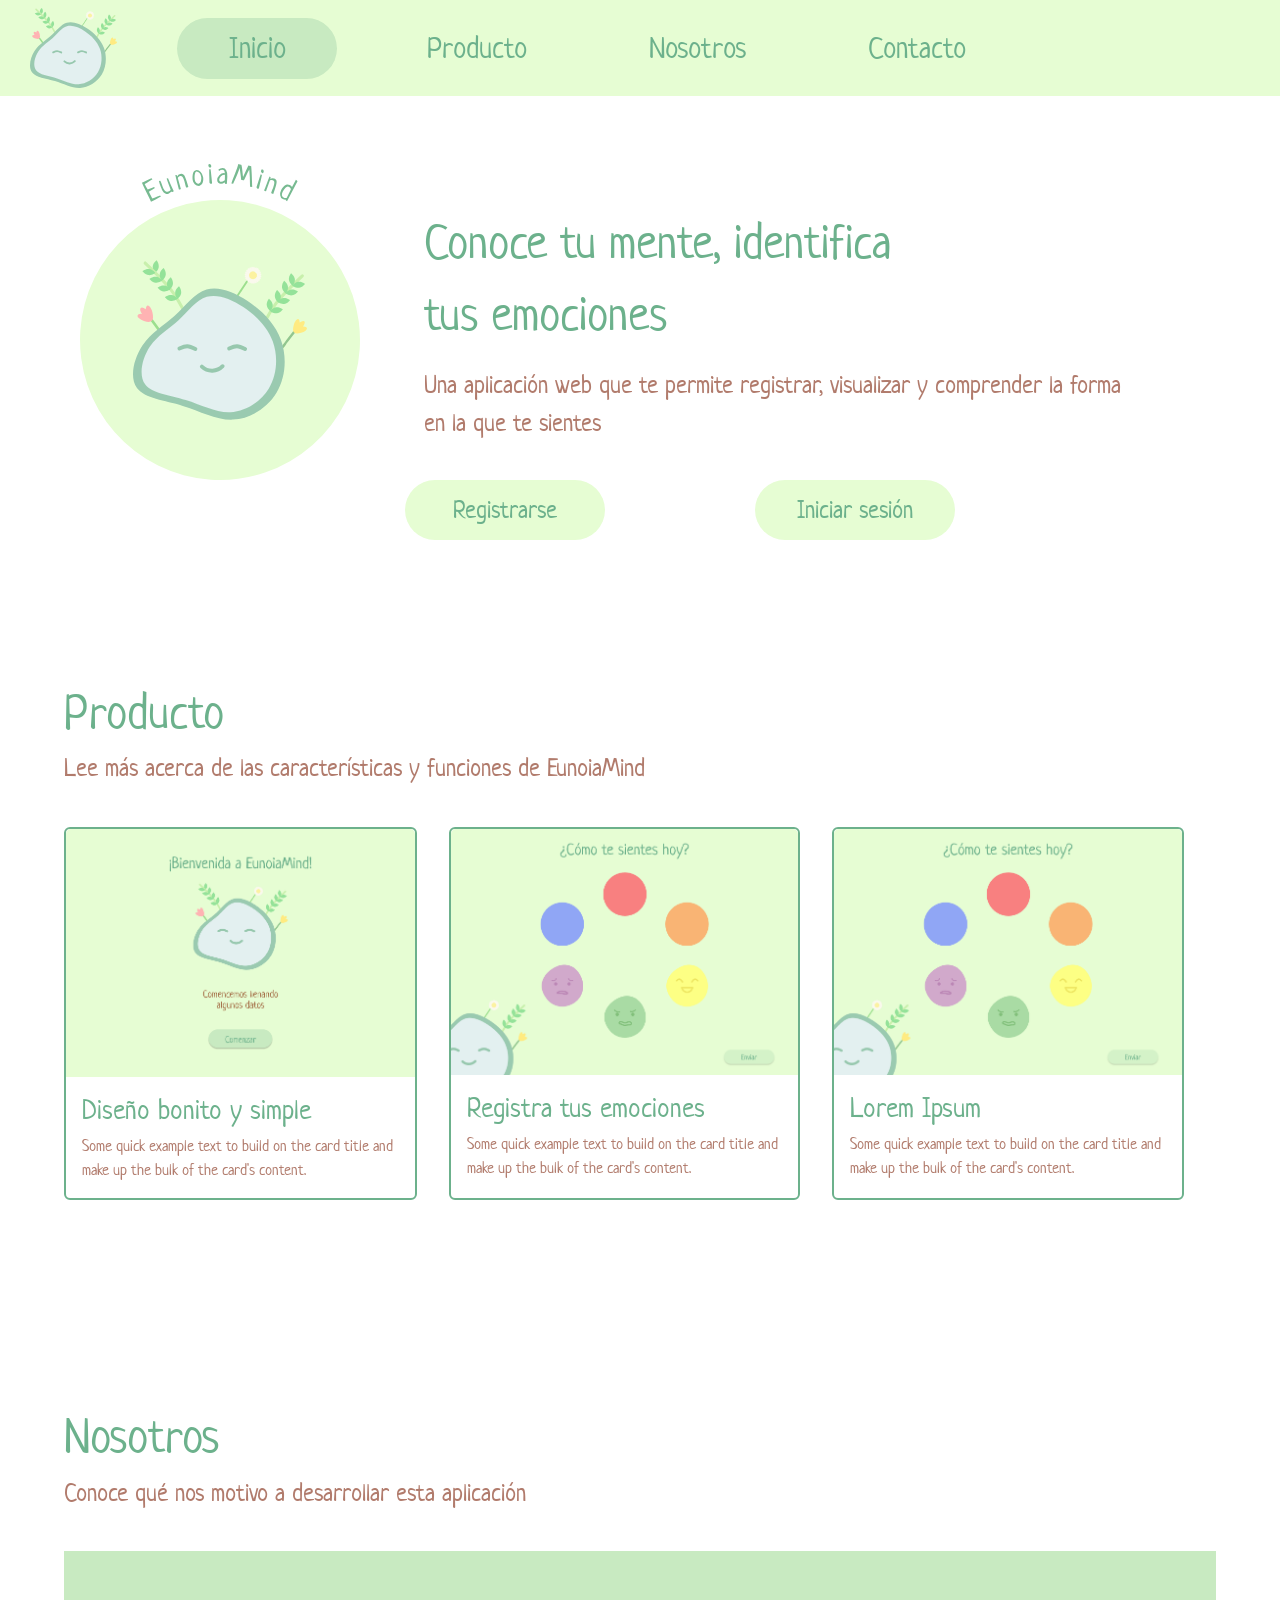
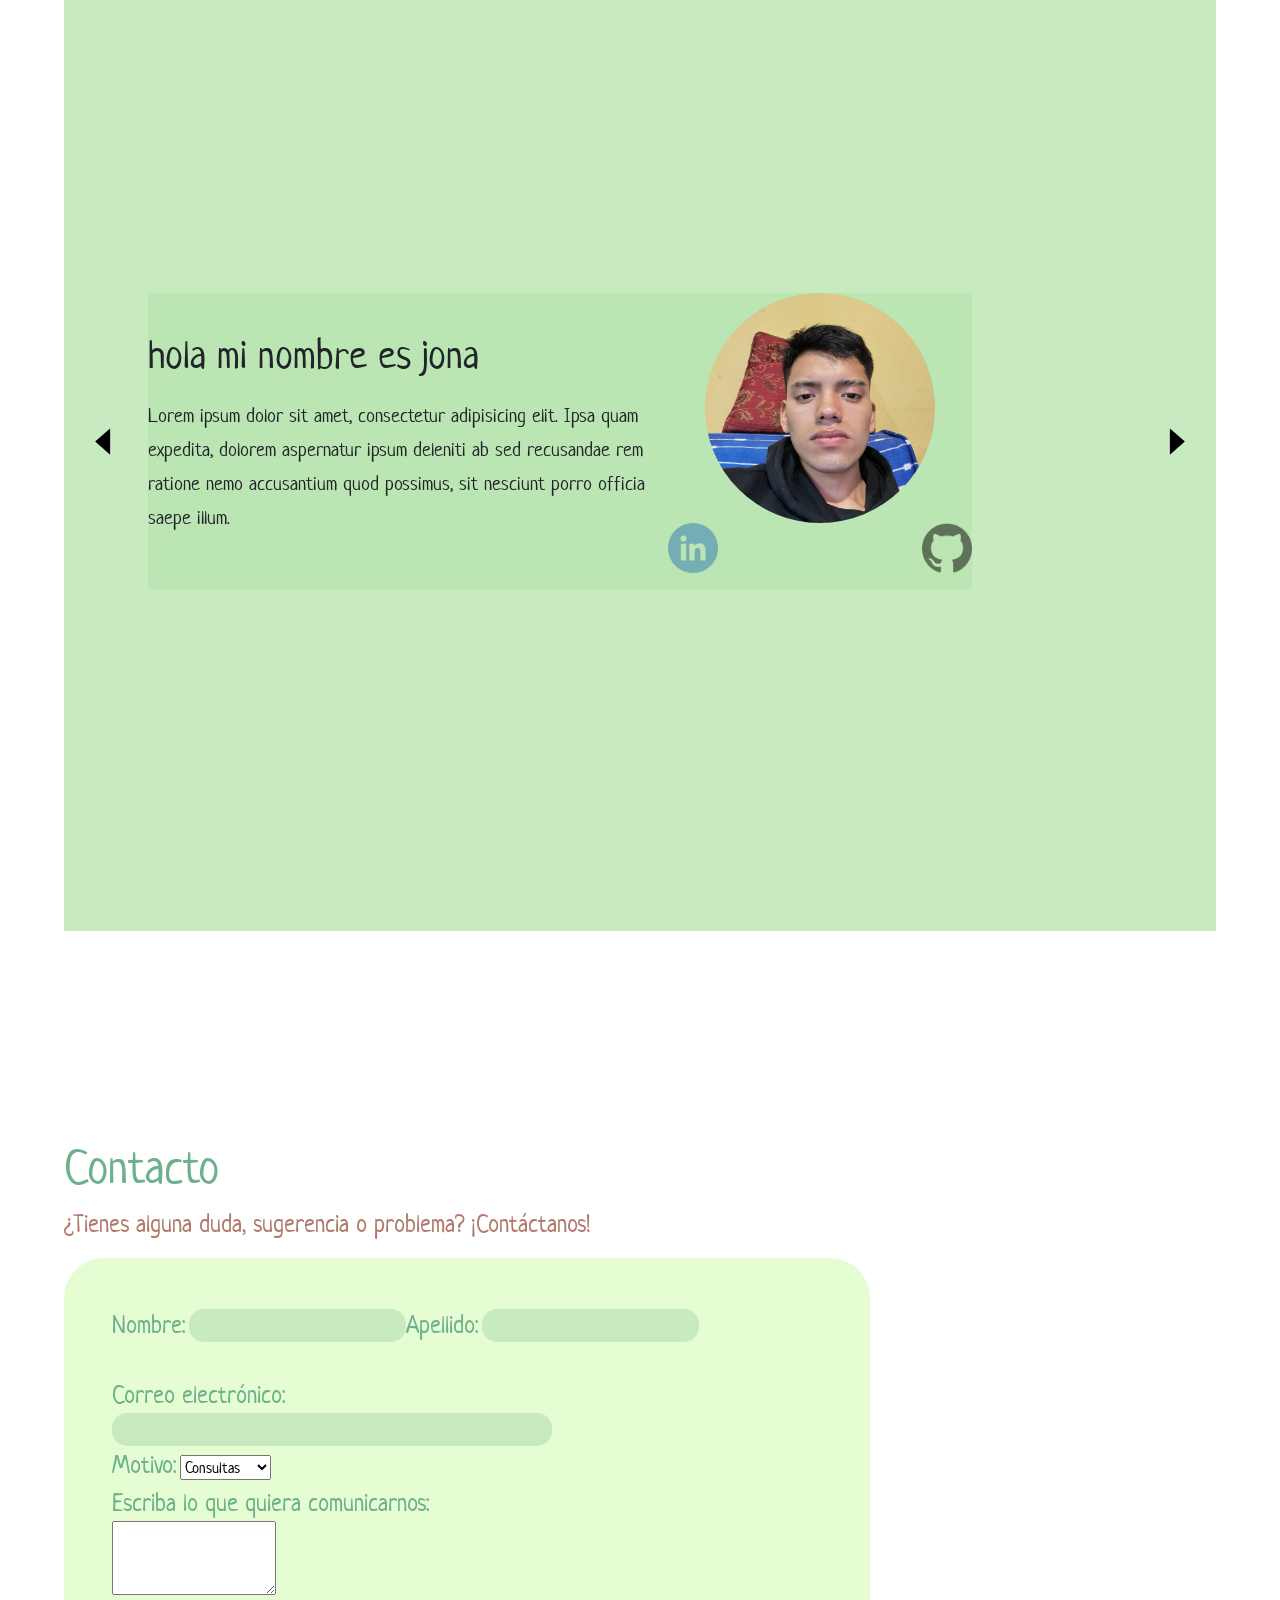
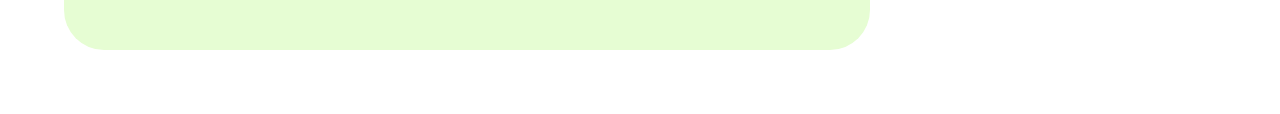
<file: index.html>
<!DOCTYPE html>
<html lang="es">

<head>
    <meta charset="UTF-8">
    <meta http-equiv="X-UA-Compatible" content="IE=edge">
    <meta name="viewport" content="width=device-width, initial-scale=1.0">
    <title>EunoiaMind</title>
    <!-- Importamos CSS (hoja de estilos) -->
    <link rel="stylesheet" href="css/styles.css">
    <!-- Importamos Bootstrap -->
    <link href="https://cdn.jsdelivr.net/npm/bootstrap@5.2.3/dist/css/bootstrap.min.css" rel="stylesheet"
        integrity="sha384-rbsA2VBKQhggwzxH7pPCaAqO46MgnOM80zW1RWuH61DGLwZJEdK2Kadq2F9CUG65" crossorigin="anonymous">
    <!-- Importamos font -->
    <link href="https://fonts.googleapis.com/css2?family=Neucha&display=swap" rel="stylesheet">
    <!-- Favicon -->
    <link rel="icon" type="image/x-icon" href="assets/img/manchita.svg">
</head>

<body>
    <!-- Inicio del container padre -->
    <div class="container-fluid">
        <!-- Navbar -->
        <nav class="navbar navbar-expand-lg">
            <div class="container-fluid">
                <img src="assets/img/manchita.svg" class="navbar__logo" alt="Logo de la aplicación">
                <button class="navbar-toggler" type="button" data-bs-toggle="collapse"
                    data-bs-target="#navbarNavAltMarkup" aria-controls="navbarNavAltMarkup" aria-expanded="false"
                    aria-label="Toggle navigation">
                    <span class="navbar-toggler-icon"></span>
                </button>
                <div class="collapse navbar-collapse" id="navbarNavAltMarkup">
                    <ul class="navbar-nav">
                        <li class="nav-item">
                            <a class="nav-link active" aria-current="page" href="#">Inicio</a>
                        </li>
                        <li class="nav-item">
                            <a class="nav-link" href="#producto">Producto</a>
                        </li>
                        <li class="nav-item">
                            <a class="nav-link" href="#nosotros">Nosotros</a>
                        </li>
                        <li class="nav-item">
                            <a class="nav-link" href="#contacto">Contacto</a>
                        </li>
                    </ul>
                </div>
            </div>
        </nav>
        <div class="flex-container">
            <img src="assets/img/hanging-plant1.svg" class="img__hangingPlant hidden-mobile">
        </div>
        <!-- Título (oculto) -->
        <br>
        <h1>EunoiaMind</h1>
        <br>
        <!-- Header -->
        <header class="header">
            <div class="header__div__logo">
                <a><img src="assets/img/logo.svg" class="header__logo" alt="Logo de la app"></a>
            </div>

            <div class="header__div__texts">
                <p class="header__eslogan">
                    Conoce tu mente,
                    identifica tus emociones
                </p>
                <p class="header__desc">Una aplicación web que te permite registrar, visualizar y comprender la forma
                    en la que te sientes</p>
            </div>

            <div class="header__buttons">
                <a href="register.html"><button type="button" class="btn header__btn">Registrarse</button></a>
                <a href="login.html"><button type="button" class="btn header__btn">Iniciar sesión</button></a>
            </div>
        </header>

        <!-- Producto -->
        <section class="section" id="producto">
            <h2 class="section__h2">Producto</h2>
            <p class="section__p">Lee más acerca de las características y funciones de EunoiaMind</p>
            <br>
            <div class="section__div__cards">
                <div class="card">
                    <img src="assets/img/placeholder1.png" class="card-img-top" alt="...">
                    <div class="card-body">
                        <h3 class="card-title">Diseño bonito y simple</h3>
                        <p class="card-text">Some quick example text to build on the card title and make up the bulk of
                            the card's content.</p>
                    </div>
                </div>

                <div class="card">
                    <img src="assets/img/placeholder2.png" class="card-img-top" alt="...">
                    <div class="card-body">
                        <h3 class="card-title">Registra tus emociones</h3>
                        <p class="card-text">Some quick example text to build on the card title and make up the bulk
                            of
                            the card's content.</p>
                    </div>
                </div>

                <div class="card">
                    <img src="assets/img/placeholder2.png" class="card-img-top" alt="...">
                    <div class="card-body">
                        <h3 class="card-title">Lorem Ipsum</h3>
                        <p class="card-text">Some quick example text to build on the card title and make up the bulk
                            of
                            the card's content.</p>
                    </div>
                </div>
            </div>
        </section>

        <!-- Nosotros -->
        <section class="section" id="nosotros">
            <h2 class="section__h2">Nosotros</h2>
            <p class="section__p">Conoce qué nos motivo a desarrollar esta aplicación</p>
            <br>

            <section class="slider slider-total">

                <div class="slider__container container">
                    <img src="assets/img/arrow.svg" class="slider__arrow" id="before">

                    <section class="slider__body slider__body--show" data-id="1">
                        <div class="slider__texts">
                            <h2 class="subtitle">hola mi nombre es jona</h2>
                            <p class="slider__review">
                                Lorem ipsum dolor sit amet, consectetur adipisicing elit. Ipsa quam expedita, dolorem
                                aspernatur
                                ipsum deleniti ab sed recusandae rem ratione nemo accusantium quod possimus, sit
                                nesciunt porro
                                officia saepe illum.
                            </p>
                        </div>
                        <figure class="slider__picture">
                            <img src="assets/img/jona.jpeg" class="slider__img fotos">
                            <div>
                                <a href="https://www.linkedin.com/in/jonathan-avilez-229137258/img src="><img
                                        src="assets/img/linkedin.png" alt="linkedin" class="linkedin"></a>
                                <a href="https://github.com/joonaAaa"><img src="assets/img/github-logo.png"
                                        alt="github-logo" class="github"></a>
                            </div>
                        </figure>
                    </section>

                    <section class="slider__body" data-id="2">
                        <div class="slider__texts">
                            <h2 class="subtitle">hola mi nombre es atenas</h2>
                            <p class="slider__review">
                                Lorem ipsum dolor sit amet, consectetur adipisicing elit. Ipsa quam expedita, dolorem
                                aspernatur
                                ipsum deleniti ab sed recusandae rem ratione nemo accusantium quod possimus, sit
                                nesciunt porro
                                officia saepe illum.
                            </p>
                        </div>
                        <figure class="slider__picture">
                            <img src="assets/img/atenas.jfif" class="slider__img fotos">
                            <div>
                                <a href="https://www.linkedin.com/in/atenas-p%C3%A9rez-411761253/"><img
                                        src="assets/img/linkedin.png" alt="linkedin" class="linkedin"></a>
                                <a href="https://github.com/At3nas"><img src="assets/img/github-logo.png"
                                        alt="github-logo" class="github"></a>
                            </div>
                        </figure>
                    </section>


                    <section class="slider__body" data-id="3">
                        <div class="slider__texts">
                            <h2 class="subtitle">hola mi nombre es camilo</h2>
                            <p class="slider__review">
                                Lorem ipsum dolor sit amet, consectetur adipisicing elit. Ipsa quam expedita, dolorem
                                aspernatur
                                ipsum deleniti ab sed recusandae rem ratione nemo accusantium quod possimus, sit
                                nesciunt porro
                                officia saepe illum.
                            </p>
                        </div>
                        <figure class="slider__picture">
                            <img src="assets/img/camilo.jpeg" class="slider__img fotos">
                            <div>
                                <a href="https://www.linkedin.com/in/camilo-rivera-bravo/"><img
                                        src="assets/img/linkedin.png" alt="linkedin" class="linkedin"></a>
                                <a href="https://github.com/camiloriv"><img src="assets/img/github-logo.png"
                                        alt="github-logo" class="github"></a>
                            </div>
                        </figure>
                    </section>


                    <section class="slider__body" data-id="4">
                        <div class="slider__texts">
                            <h2 class="subtitle">hola mi nombre es luisa</h2>
                            <p class="slider__review">
                                Lorem ipsum dolor sit amet, consectetur adipisicing elit. Ipsa quam expedita, dolorem
                                aspernatur
                                ipsum deleniti ab sed recusandae rem ratione nemo accusantium quod possimus, sit
                                nesciunt porro
                                officia saepe illum.
                            </p>
                        </div>
                        <figure class="slider__picture">
                            <img src="assets/img/luisa.jfif" class="slider__img fotos">
                            <div>
                                <a href="https://www.linkedin.com/in/luisa-morales-032354257/"><img
                                        src="assets/img/linkedin.png" alt="linkedin" class="linkedin"></a>
                                <a href="https://github.com/joonaAaa"><img src="assets/img/github-logo.png"
                                        alt="github-logo" class="github"></a>
                            </div>
                        </figure>
                    </section>


                    <img src="assets/img/arrowde.svg" class="slider__arrow" id="next">
                </div>
            </section>

            <script src="sliders.js"></script>
        </section>

        <!-- Contacto -->
        <section class="section" id="contacto">
            <h2 class="section__h2">Contacto</h2>
            <p class="section__p">¿Tienes alguna duda, sugerencia o problema? ¡Contáctanos!</p>

            <div class="section__div">
                <form class="section__form">
                    <div class="section__form__fullname">
                        <div class="section__form__fullname__f-name">
                            <label for="f-name">Nombre:</label>
                            <input type="text" id="f-name" name="f-name">
                        </div>
                        <div class="section__form__fullname__l-name">
                            <label for="l-name">Apellido:</label>
                            <input type="text" id="l-name" name="l-name">
                        </div>
                    </div>

                    <div class="section__form__email">
                        <label for="email">Correo electrónico:</label>
                        <br>
                        <input type="email" id="email">
                    </div>

                    <div class="section__form__motivo">
                        <label>Motivo:</label>
                        <select>
                            <option>Consultas</option>
                            <option>Sugerencias</option>
                            <option>Problemas</option>
                        </select>
                    </div>


                    <div class="section__form__texto">
                        <label for="textolibre">Escriba lo que quiera comunicarnos:</label>
                        <br>
                        <textarea id="textolibre" rows="3"></textarea>
                    </div>

                </form>
            </div>
        </section>

        <!-- Footer -->
        <footer>

        </footer>
    </div>
    <!-- Fin del container padre -->

    <!-- Bootstrap (NO ELIMINAR) -->
    <script src="https://cdn.jsdelivr.net/npm/bootstrap@5.2.3/dist/js/bootstrap.bundle.min.js"
        integrity="sha384-kenU1KFdBIe4zVF0s0G1M5b4hcpxyD9F7jL+jjXkk+Q2h455rYXK/7HAuoJl+0I4"
        crossorigin="anonymous"></script>
</body>

</html>
</file>
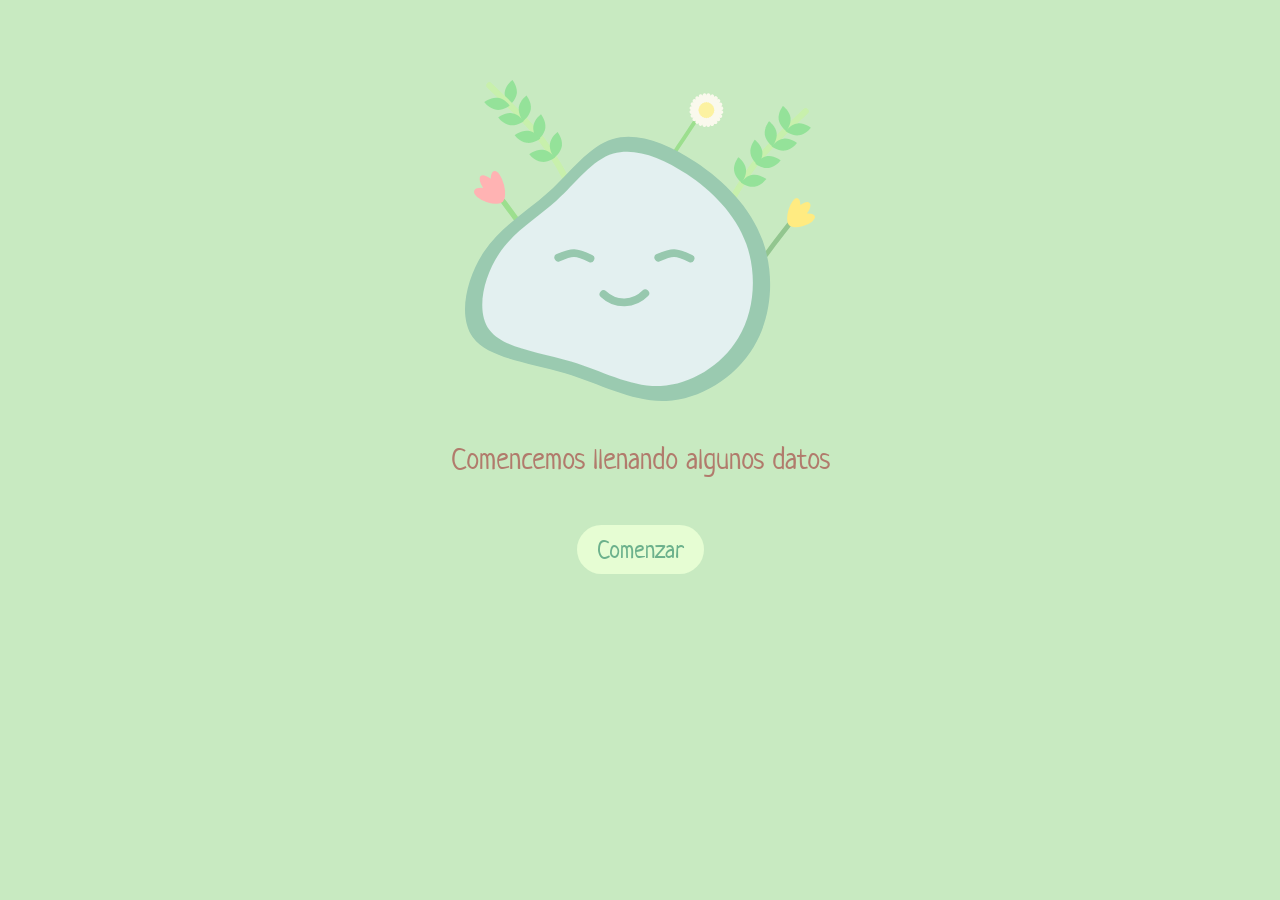
<file: bienvenida.html>
<!DOCTYPE html>
<html lang="es">
<head>
    <meta charset="UTF-8">
    <meta http-equiv="X-UA-Compatible" content="IE=edge">
    <meta name="viewport" content="width=device-width, initial-scale=1.0">
    <title>Bienvenida</title>
    <!-- Importamos CSS (hoja de estilos) -->
    <link rel="stylesheet" href="css/styles.css">
    <!-- Importamos Bootstrap -->
    <link href="https://cdn.jsdelivr.net/npm/bootstrap@5.2.3/dist/css/bootstrap.min.css" rel="stylesheet"
        integrity="sha384-rbsA2VBKQhggwzxH7pPCaAqO46MgnOM80zW1RWuH61DGLwZJEdK2Kadq2F9CUG65" crossorigin="anonymous">
    <!-- Importamos font -->
    <link href="https://fonts.googleapis.com/css2?family=Neucha&display=swap" rel="stylesheet">
    <!-- Favicon -->
    <link rel="icon" type="image/x-icon" href="assets/img/manchita.svg">
</head>
<body id="fondo">
    <div class="container-fluid">
        <div class="contenedor">
            <h1 class="titulo-bienvenida">¡Bienvenid@ a EunoiaMind!</h1>
        </div>
        <div class="contenedor">
            <img class="logo" src="assets/img/manchita.svg">
        </div>  
        <div class="contenedor">
            <h2 class="subtitulo">Comencemos llenando algunos datos</h2>
        </div>   
        <div class="contenedor">
            <a href="pregunta.html"><button type="button" class="btn1">Comenzar</button></a>
        </div>
    </div>
    <script src="https://cdn.jsdelivr.net/npm/bootstrap@5.2.3/dist/js/bootstrap.bundle.min.js"
        integrity="sha384-kenU1KFdBIe4zVF0s0G1M5b4hcpxyD9F7jL+jjXkk+Q2h455rYXK/7HAuoJl+0I4"
        crossorigin="anonymous"></script>
</body>
</html>
</file>
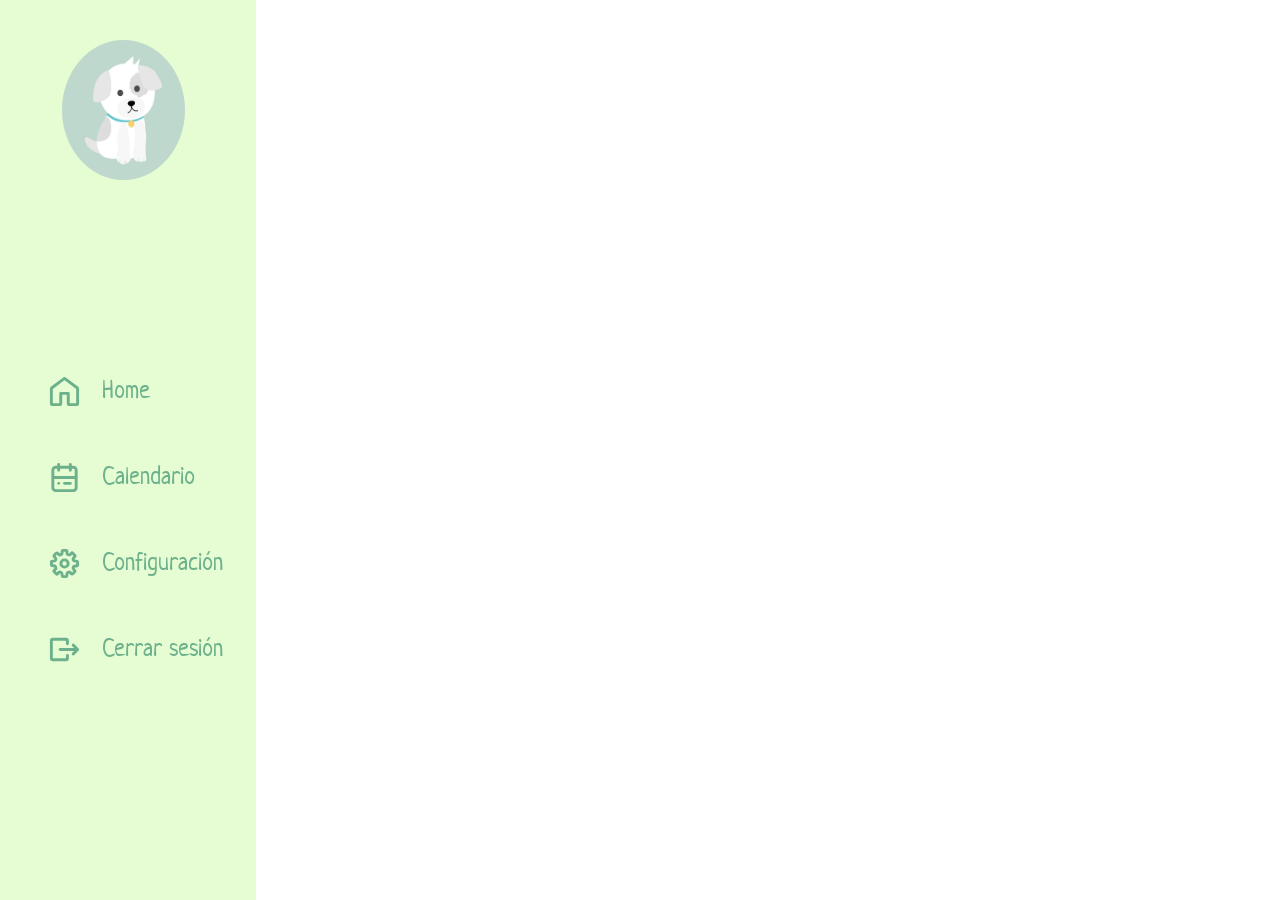
<file: calendar.html>
<!DOCTYPE html>
<html lang="es">

<head>
    <meta charset="UTF-8">
    <meta http-equiv="X-UA-Compatible" content="IE=edge">
    <meta name="viewport" content="width=device-width, initial-scale=1.0">
    <title>EunoiaMind | Calendario</title>
    <!-- Importamos CSS (hoja de estilos) -->
    <link rel="stylesheet" href="css/styles.css">
    <!-- Importamos Bootstrap -->
    <link href="https://cdn.jsdelivr.net/npm/bootstrap@5.2.3/dist/css/bootstrap.min.css" rel="stylesheet"
        integrity="sha384-rbsA2VBKQhggwzxH7pPCaAqO46MgnOM80zW1RWuH61DGLwZJEdK2Kadq2F9CUG65" crossorigin="anonymous">
    <!-- Importamos font -->
    <link href="https://fonts.googleapis.com/css2?family=Neucha&display=swap" rel="stylesheet">
    <!-- Favicon -->
    <link rel="icon" type="image/x-icon" href="assets/img/manchita.svg">
</head>

<body>
    <div class="container-fluid">
        <nav class="nav nav--sidebar">

            <img src="assets/img/avatar_test.jpg" class="nav__avatar">

            <ul class="nav__items">
                <li class="nav__item"><a href="home.html" class="nav__item__link"><img src="assets/img/home-icon.svg"
                            class="nav__item__icon">Home</a></li>
                <li class="nav__item"><a href="calendar.html" class="nav__item__link"><img
                            src="assets/img/calendar-icon.svg" class="nav__item__icon">Calendario</a></li>
                <li class="nav__item"><a href="settings.html" class="nav__item__link"><img
                            src="assets/img/settings-icon.svg" class="nav__item__icon">Configuración</a></li>
                <li class="nav__item"><a href="index.html" class="nav__item__link"><img src="assets/img/logout-icon.svg"
                            class="nav__item__icon">Cerrar sesión</a></li>
            </ul>
        </nav>

        <main class="main__page-content">
            <h1>Calendario</h1>

        </main>
        
    </div>

    <!-- Bootstrap (NO ELIMINAR) -->
    <script src="https://cdn.jsdelivr.net/npm/bootstrap@5.2.3/dist/js/bootstrap.bundle.min.js"
        integrity="sha384-kenU1KFdBIe4zVF0s0G1M5b4hcpxyD9F7jL+jjXkk+Q2h455rYXK/7HAuoJl+0I4"
        crossorigin="anonymous"></script>
</body>

</html>
</file>
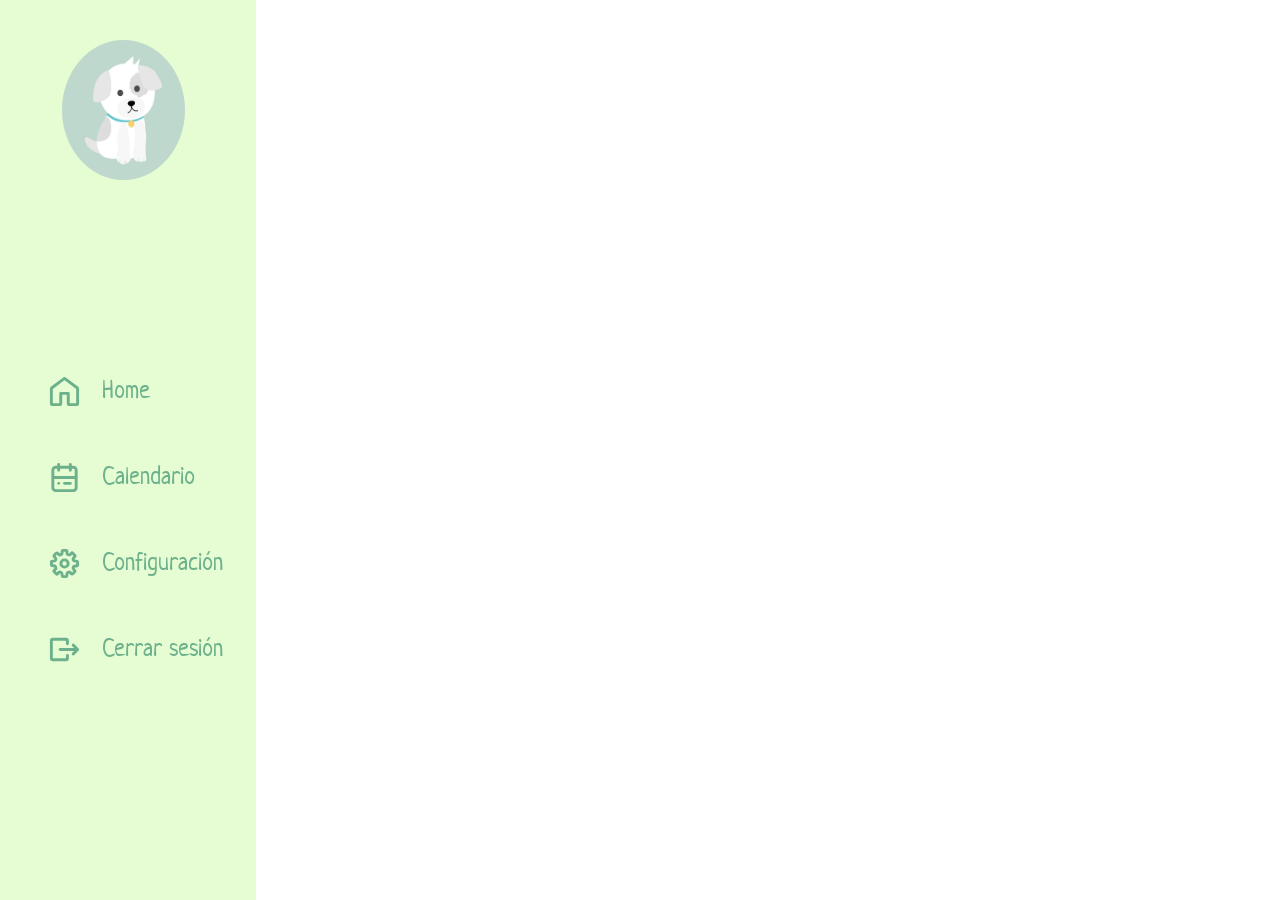
<file: home.html>
<!DOCTYPE html>
<html lang="es">

<head>
    <meta charset="UTF-8">
    <meta http-equiv="X-UA-Compatible" content="IE=edge">
    <meta name="viewport" content="width=device-width, initial-scale=1.0">
    <title>EunoiaMind | Home</title>
    <!-- Importamos CSS (hoja de estilos) -->
    <link rel="stylesheet" href="css/styles.css">
    <!-- Importamos Bootstrap -->
    <link href="https://cdn.jsdelivr.net/npm/bootstrap@5.2.3/dist/css/bootstrap.min.css" rel="stylesheet"
        integrity="sha384-rbsA2VBKQhggwzxH7pPCaAqO46MgnOM80zW1RWuH61DGLwZJEdK2Kadq2F9CUG65" crossorigin="anonymous">
    <!-- Importamos font -->
    <link href="https://fonts.googleapis.com/css2?family=Neucha&display=swap" rel="stylesheet">
    <!-- Favicon -->
    <link rel="icon" type="image/x-icon" href="assets/img/manchita.svg">
</head>

<body>
    <div class="container-fluid">
        <nav class="nav nav--sidebar">
            
                <img src="assets/img/avatar_test.jpg" class="nav__avatar">
            
            <ul class="nav__items">
                <li class="nav__item"><a href="home.html" class="nav__item__link"><img src="assets/img/home-icon.svg"
                            class="nav__item__icon">Home</a></li>
                <li class="nav__item"><a href="calendar.html" class="nav__item__link"><img
                            src="assets/img/calendar-icon.svg" class="nav__item__icon">Calendario</a></li>
                <li class="nav__item"><a href="settings.html" class="nav__item__link"><img
                            src="assets/img/settings-icon.svg" class="nav__item__icon">Configuración</a></li>
                <li class="nav__item"><a href="index.html" class="nav__item__link"><img src="assets/img/logout-icon.svg"
                            class="nav__item__icon">Cerrar sesión</a></li>
            </ul>
        </nav>

    </div>


    <!-- Bootstrap (NO ELIMINAR) -->
    <script src="https://cdn.jsdelivr.net/npm/bootstrap@5.2.3/dist/js/bootstrap.bundle.min.js"
        integrity="sha384-kenU1KFdBIe4zVF0s0G1M5b4hcpxyD9F7jL+jjXkk+Q2h455rYXK/7HAuoJl+0I4"
        crossorigin="anonymous"></script>
</body>

</html>
</file>
<file: css/styles.css>
/* ---------- Selectores ---------- */
* {
  font-family: "Neucha";
}

body div.container-fluid {
  margin: 0px;
  padding: 0px;
}

/* --------------------------------------------- */
/* ---------- Headings ---------- */
h1 {
  display: none;
}

/* ------------------------------- */
.flex-container {
  display: flex;
  justify-content: flex-end;
}
.flex-container .img__hangingPlant {
  position: absolute;
  margin-right: 40px;
}

@media (max-width: 1350px) {
  .hidden-mobile {
    display: none;
  }
}
/* ---------- Header ---------- */
.header {
  margin-top: 20px;
  margin-left: 80px;
}
.header__div__logo {
  display: inline-block;
  margin-right: 40px;
}
.header__div__texts {
  display: inline-block;
  width: 800px;
  vertical-align: middle;
  margin-left: 20px;
  margin-top: 20px;
}
.header__eslogan {
  font-size: 48px;
  color: #6CB18C;
  width: 470px;
}
.header__desc {
  font-size: 25px;
  color: #B17B6C;
  width: 700px;
}
.header__buttons {
  display: flex;
  justify-content: center;
  gap: 150px;
}

.btn.header__btn {
  background-color: #E6FDD3;
  width: 200px;
  height: 60px;
  border-radius: 40px;
  color: #6CB18C;
  font-size: 25px;
}
.btn.header__btn:hover {
  background-color: #C8EAC1;
  color: #6CB18C;
}

/* --------------------------------------------- */
/* ---------- Section ---------- */
.section {
  padding: 4em;
  margin-top: 5em;
  /* ---------- Contacto ---------- */
}
.section__h2 {
  color: #6CB18C;
  font-size: 48px;
}
.section__div {
  display: flex;
  justify-content: space-between;
  /* ---------- Cards | Producto ---------- */
}
.section__div__img {
  height: 400px;
}
.section__div__cards {
  display: flex;
}
.section__div__cards .card {
  display: inline-block;
  margin-right: 2em;
  border-color: #6CB18C;
  border-width: 2px;
}
.section__div__cards .card-title {
  color: #6CB18C;
}
.section__div__cards .card-text {
  color: #B17B6C;
}
.section__p {
  font-size: 25px;
  color: #B17B6C;
}
.section--form {
  display: flex;
}
.section__form {
  justify-content: center;
  vertical-align: middle;
  background-color: #E6FDD3;
  border-radius: 40px;
  padding: 3em;
  width: 70%;
}
.section__form label {
  color: #6CB18C;
  font-size: 25px;
}
.section__form input {
  background-color: #C8EAC1;
  border-radius: 15px;
  border: none;
  color: #B17B6C;
  text-align: center;
  font-size: 22px;
}
.section__form__fullname {
  display: flex;
}
.section__form__fullname__f-name {
  margin-bottom: 2em;
  display: inline-block;
  justify-content: start;
}
.section__form__fullname__l-name {
  margin-bottom: 2em;
  display: inline-block;
  justify-content: end;
}
.section__form__email {
  display: block;
}
.section__form__email input {
  width: 440px;
}
.section__form__texto {
  display: block;
}

.main__page-content {
  margin-left: 20%;
}

h1.titulo-bienvenida {
  color: #6CB18C;
  font-family: "Neucha";
  font-size: 48px;
  justify-content: center;
}

.contenedor {
  display: flex;
  justify-content: center;
  margin-top: 40px;
}

h2.subtitulo {
  color: #B17B6C;
  font-family: "Neucha";
  font-size: 30px;
  justify-content: center;
}

.btn1 {
  background-color: #E6FDD3;
  font-family: "Neucha";
  border: none;
  padding: 6px 20px;
  color: #6CB18C;
  font-size: 25px;
  border-radius: 40px;
}

#fondo {
  background-color: #C8EAC1;
}

.logo {
  width: 350px;
}

.nav--sidebar {
  padding: 10px;
  height: 100%;
  width: 20%;
  display: inline-block;
  position: fixed;
  background-color: #E6FDD3;
}
.nav__avatar {
  width: 140px;
  height: 140px;
  border-radius: 100%;
  margin-top: 30px;
  margin-bottom: 2em;
  margin-left: auto;
  margin-right: auto;
  width: 50%;
}

ul.nav__items {
  list-style: none;
  margin-left: 15px;
}
ul.nav__items .nav__item {
  margin-bottom: 3em;
  text-align: left;
}
ul.nav__items .nav__item__link {
  text-decoration: none;
  color: #6CB18C;
  font-size: 25px;
}
ul.nav__items .nav__item__link:hover {
  background-color: #C8EAC1;
  border-radius: 40px;
  width: 160px;
}
ul.nav__items .nav__item__icon {
  height: 35px;
  width: 35px;
  stroke: #6CB18C;
  margin-right: 20px;
}

.navbar {
  background-color: #E6FDD3;
  font-size: 30px;
}
.navbar__logo {
  height: 80px;
  margin-left: 30px;
}
.navbar-nav {
  justify-content: center;
  gap: 2em;
  margin-left: 2em;
}

.nav-item {
  text-align: center;
}
.nav-item .nav-link {
  color: #6CB18C;
  width: 160px;
}
.nav-item a.nav-link.active, .nav-item:hover {
  color: #6CB18C;
  background-color: #C8EAC1;
  border-radius: 40px;
  width: 160px;
}

/*# sourceMappingURL=styles.css.map */



/* Carousel */
*{
  margin: 0;
  padding: 0;
  box-sizing: border-box;
}

body{
  font-family: 'neucha','Lucida Sans', 'Lucida Sans Regular', 'Lucida Grande', 'Lucida Sans Unicode', Geneva, Verdana, sans-serif;
}

.container{
  width: 90%;
  min-height: 100vh;
  max-width: 1200px;
  margin: 0 auto;
  overflow: hidden;
}

.slider{
  background-color:#f2f2f2 ;
  padding: 40px 0;
}

.slider__container{
  display: grid;
  grid-template-columns: 50px 1fr 50px;
  align-items: center;
  gap: 1em;
}

.slider__body{
  grid-column: 2/3;
  grid-row: 1/2;
  opacity: 0;
  pointer-events: none;
  display: grid;
  background-color: #f2f2f2;
  grid-template-columns: 1fr max-content;
  align-items: center;
  transition: opacity 1.5s;
}

.slider__body--show{
  opacity: 1;
  pointer-events: unset;
}

.slider__texts{
  max-width: 600px;
}

.subtitle{
  font-size: 2.5rem;
  margin-bottom: 20px;
}

.slider__review{
  font-weight: 300;
  font-size: 20px;
line-height: 1.7;
}


.slider__img{
  width: 230px;
  height: 230px;
  border-radius: 50%;
  object-fit: cover;
  display: block;
  margin: 0 auto;
}

.slider__arrow{
  cursor: pointer;
  width: 90%;
}

.slider__arrow:nth-of-type(2){
  justify-self: end;
}

/* COLORES SLIDER */
.slider-total{
  background-color: #C8EAC1;
}

.slider__body--show{
  background-color: #bbe5b3;
  width: 824px;
  }
  
  /* LOGOS  */
  .linkedin{
    width: 50px;
    margin-right: 200px;
    opacity: 0.5;
  }
  .github{
  width: 50px;
  opacity: 0.5;
  }
</file>
